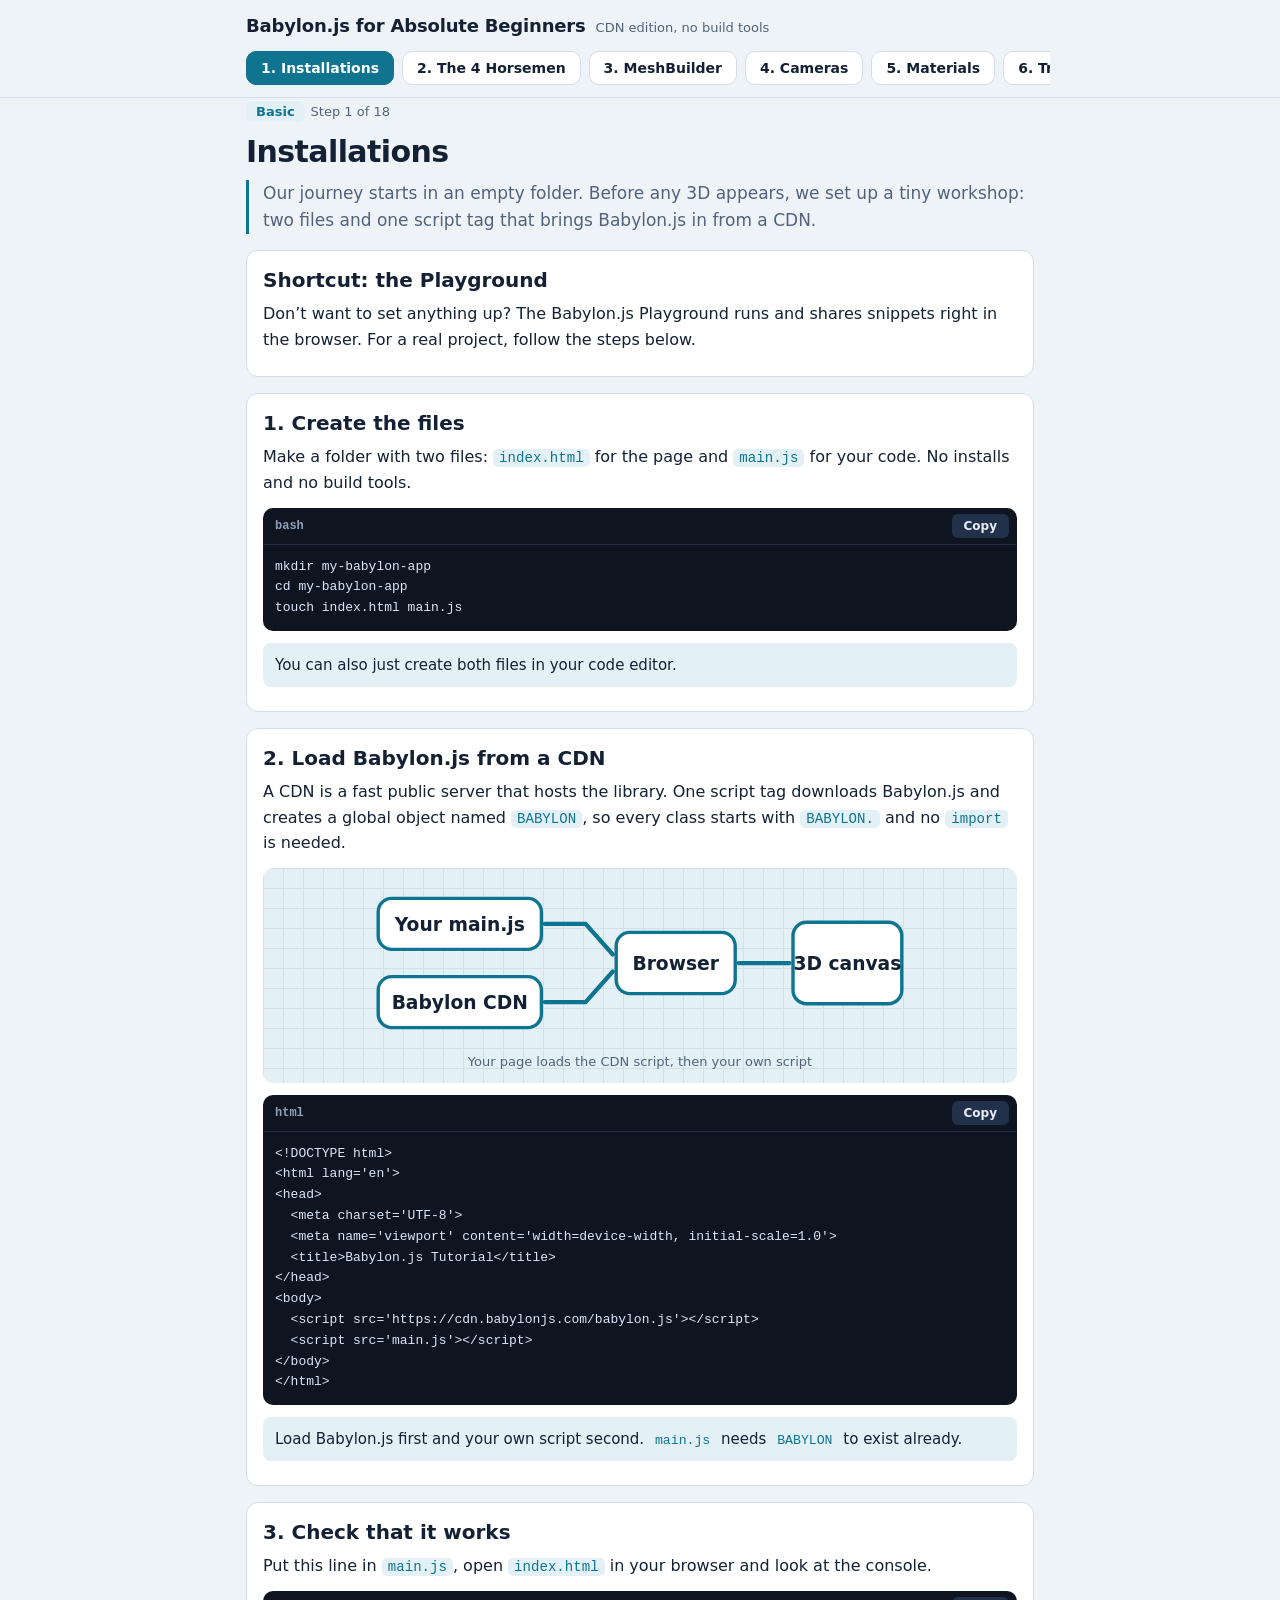
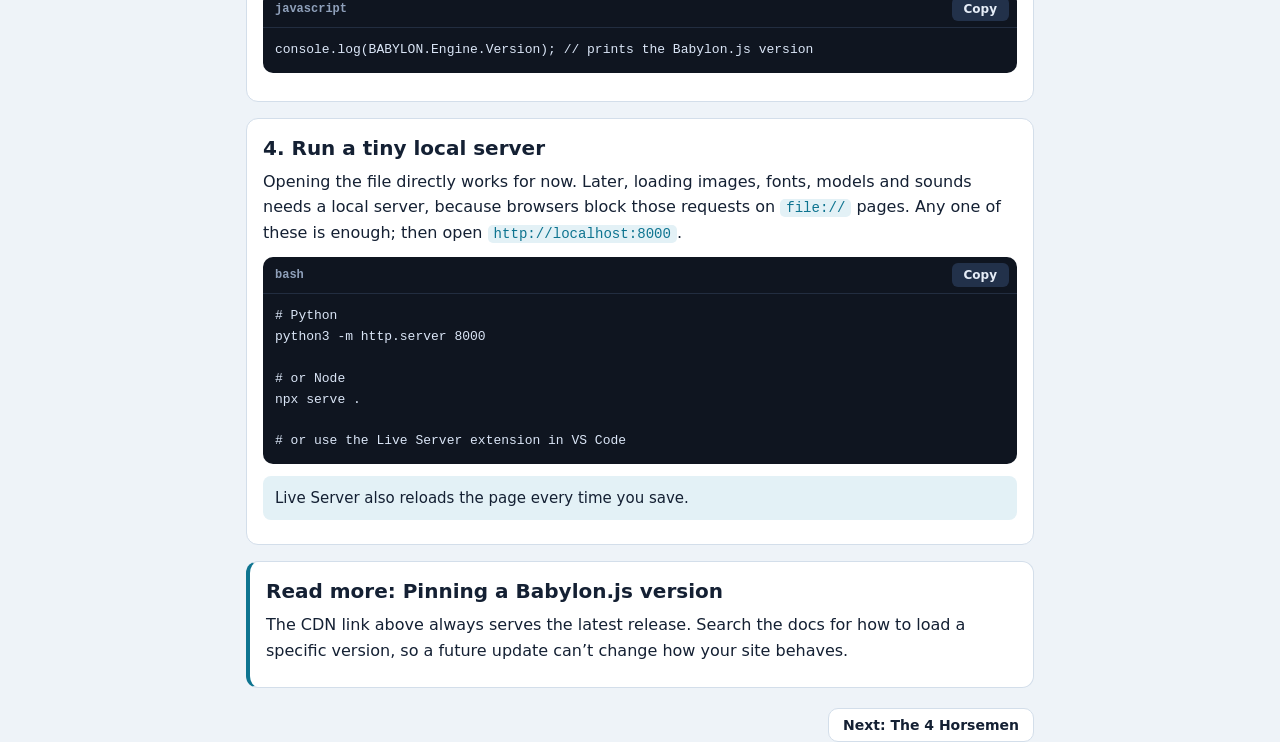
<file: index.html>
<!DOCTYPE html>
<html lang="en">
<head>
<meta charset="utf-8">
<meta name="viewport" content="width=device-width, initial-scale=1, viewport-fit=cover">
<title>Babylon.js Tutorial for Absolute Beginners</title>
<link rel="stylesheet" href="style.css">
</head>
<body>
<header><div class="w top"><b id="t"></b><span id="g"></span></div><nav id="n" role="tablist"></nav></header>
<main class="w" id="p"></main>
<script src="script.js" defer></script>
</body>
</html>
</file>
<file: style.css>
:root{--bg:#eef3f8;--cd:#fff;--tx:#142033;--mu:#53627a;--ac:#0e7490;--so:#e3f1f6;--bd:#d3deea;--on:#fff;color-scheme:light;box-sizing:border-box;padding-top:env(safe-area-inset-top,0px);padding-bottom:env(safe-area-inset-bottom,0px)}
@media(prefers-color-scheme:dark){:root:not([data-theme="light"]){--bg:#0d1420;--cd:#152033;--tx:#e6edf7;--mu:#93a3bd;--ac:#4cc9f0;--so:#102536;--bd:#243450;--on:#06202b;color-scheme:dark}}
:root[data-theme="dark"]{--bg:#0d1420;--cd:#152033;--tx:#e6edf7;--mu:#93a3bd;--ac:#4cc9f0;--so:#102536;--bd:#243450;--on:#06202b;color-scheme:dark}
html{scroll-padding-top:env(safe-area-inset-top,0px)}
*,*::before,*::after{box-sizing:border-box}
body{margin:0;background:var(--bg);color:var(--tx);font:16px/1.6 system-ui,-apple-system,"Segoe UI",sans-serif}
body::before{content:"";position:fixed;inset:0 0 auto;height:env(safe-area-inset-top,0px);z-index:10;background:var(--bg)}
header{position:sticky;top:env(safe-area-inset-top,0px);z-index:11;background:var(--bg);border-bottom:1px solid var(--bd)}
.w{max-width:820px;margin:0 auto;padding:0 16px}
.top{display:flex;gap:10px;align-items:baseline;flex-wrap:wrap;padding-top:12px}
.top b{font-size:18px;letter-spacing:-.01em}.top span{color:var(--mu);font-size:13px}
nav{display:flex;gap:8px;overflow-x:auto;padding:10px 16px 12px;max-width:820px;margin:0 auto;scrollbar-width:none}
nav::-webkit-scrollbar{display:none}
nav button,.pn button{flex:none;font:600 14px system-ui,sans-serif;border:1px solid var(--bd);background:var(--cd);color:var(--tx);padding:8px 14px;border-radius:10px;cursor:pointer}
nav button[aria-selected="true"]{background:var(--ac);border-color:var(--ac);color:var(--on)}
button:focus-visible{outline:2px solid var(--ac);outline-offset:2px}
main{padding-top:20px;padding-bottom:40px}
.lv{display:inline-block;background:var(--so);color:var(--ac);font:700 13px system-ui,sans-serif;padding:3px 10px;border-radius:6px;margin-right:6px}
.sp{color:var(--mu);font-size:13px}
h1{font-size:30px;line-height:1.15;margin:12px 0 10px;letter-spacing:-.02em}
.st{font-size:17px;color:var(--mu);border-left:3px solid var(--ac);padding-left:14px;margin:0 0 8px}
section{background:var(--cd);border:1px solid var(--bd);border-radius:12px;padding:16px;margin:16px 0}
h2{font-size:20px;line-height:1.3;margin:0 0 6px}
p{margin:8px 0}
code{background:var(--so);color:var(--ac);padding:1px 6px;border-radius:5px;font:.88em ui-monospace,Menlo,Consolas,monospace}
figure{margin:12px 0;padding:10px;border-radius:10px;background:linear-gradient(var(--bd) 1px,transparent 1px) 0 0/20px 20px,linear-gradient(90deg,var(--bd) 1px,transparent 1px) 0 0/20px 20px,var(--so)}
figure svg{display:block;width:100%;max-height:170px}
figcaption{font-size:13px;color:var(--mu);text-align:center;margin-top:4px}
.b{fill:var(--cd);stroke:var(--ac);stroke-width:2}.l{fill:none;stroke:var(--ac);stroke-width:2.5;stroke-linecap:round}.g{fill:var(--ac);opacity:.3}
svg text{fill:var(--tx);font:600 11px system-ui,sans-serif;text-anchor:middle}
.cb{background:#0f1520;border-radius:10px;overflow:hidden;margin:12px 0}
.ch{display:flex;justify-content:space-between;align-items:center;padding:6px 8px 6px 12px;color:#8fa0ba;font:600 12px ui-monospace,Menlo,monospace;border-bottom:1px solid #222d40}
.ch button{font:600 12px system-ui,sans-serif;background:#22314a;color:#e6edf7;border:0;border-radius:6px;padding:5px 12px;cursor:pointer}
pre{margin:0;padding:12px;overflow-x:auto;color:#dbe6f7;font:13px/1.6 ui-monospace,Menlo,Consolas,monospace}
pre code{background:none;color:inherit;padding:0;font:inherit}
.tip{background:var(--so);border-radius:8px;padding:10px 12px;font-size:15px}
.pn{display:flex;justify-content:space-between;gap:8px;margin-top:20px}
ul{margin:8px 0;padding-left:22px}li{margin:5px 0}a{color:var(--ac)}.more{border-left:4px solid var(--ac)}
</file>
